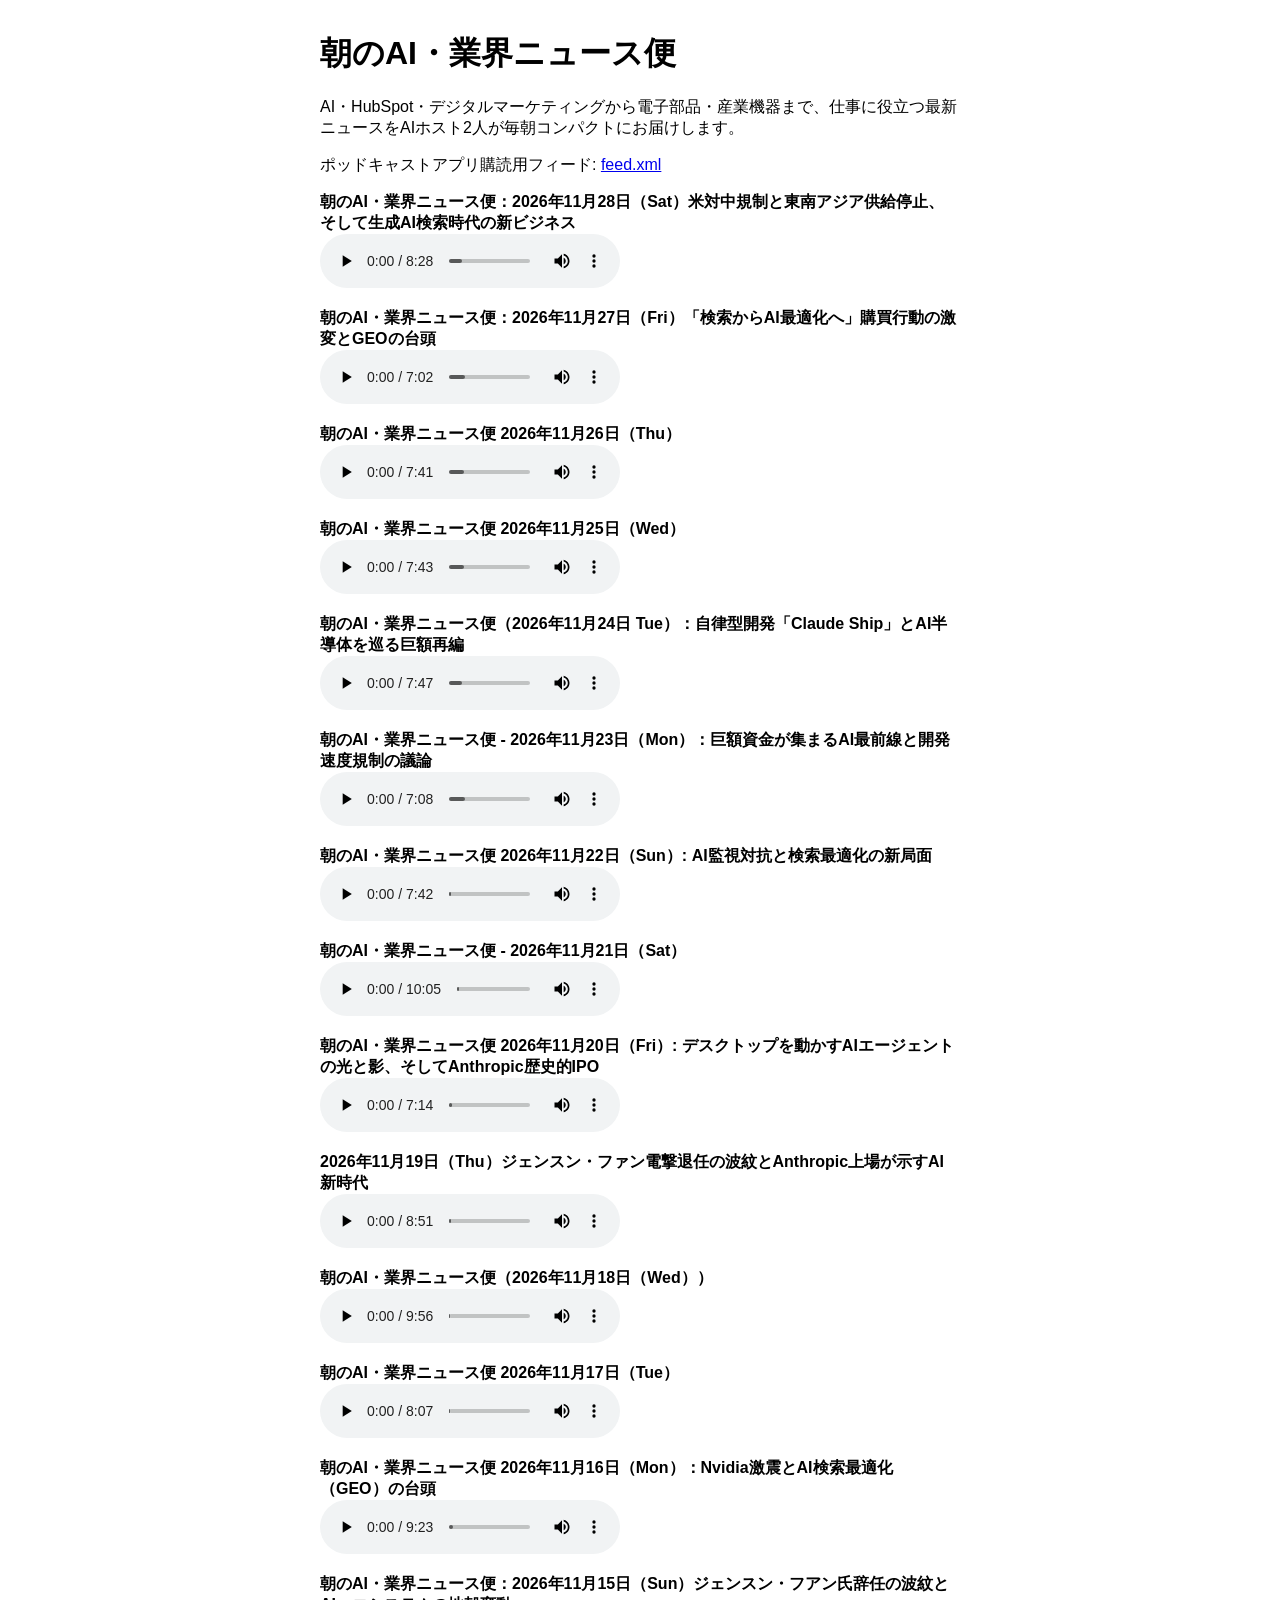
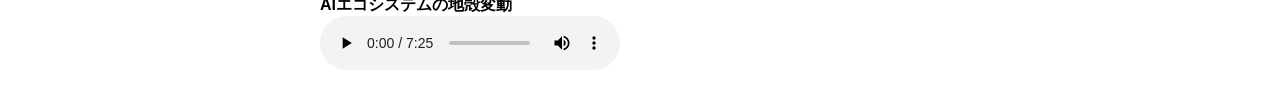
<file: docs/index.html>
<!DOCTYPE html>
<html lang="ja"><head><meta charset="utf-8">
<meta name="viewport" content="width=device-width, initial-scale=1">
<title>朝のAI・業界ニュース便</title></head>
<body style="font-family: sans-serif; max-width: 640px; margin: 2rem auto; padding: 0 1rem;">
  <h1>朝のAI・業界ニュース便</h1>
  <p>AI・HubSpot・デジタルマーケティングから電子部品・産業機器まで、仕事に役立つ最新ニュースをAIホスト2人が毎朝コンパクトにお届けします。</p>
  <p>ポッドキャストアプリ購読用フィード: <a href="feed.xml">feed.xml</a></p>
  <ul style="list-style: none; padding: 0; display: grid; gap: 1rem;">
      <li><strong>朝のAI・業界ニュース便：2026年11月28日（Sat）米対中規制と東南アジア供給停止、そして生成AI検索時代の新ビジネス</strong><br><audio controls src="episodes/2026-11-28.mp3"></audio></li>
      <li><strong>朝のAI・業界ニュース便：2026年11月27日（Fri）「検索からAI最適化へ」購買行動の激変とGEOの台頭</strong><br><audio controls src="episodes/2026-11-27.mp3"></audio></li>
      <li><strong>朝のAI・業界ニュース便 2026年11月26日（Thu）</strong><br><audio controls src="episodes/2026-11-26.mp3"></audio></li>
      <li><strong>朝のAI・業界ニュース便 2026年11月25日（Wed）</strong><br><audio controls src="episodes/2026-11-25.mp3"></audio></li>
      <li><strong>朝のAI・業界ニュース便（2026年11月24日 Tue）：自律型開発「Claude Ship」とAI半導体を巡る巨額再編</strong><br><audio controls src="episodes/2026-11-24.mp3"></audio></li>
      <li><strong>朝のAI・業界ニュース便 - 2026年11月23日（Mon）：巨額資金が集まるAI最前線と開発速度規制の議論</strong><br><audio controls src="episodes/2026-11-23.mp3"></audio></li>
      <li><strong>朝のAI・業界ニュース便 2026年11月22日（Sun）: AI監視対抗と検索最適化の新局面</strong><br><audio controls src="episodes/2026-11-22.mp3"></audio></li>
      <li><strong>朝のAI・業界ニュース便 - 2026年11月21日（Sat）</strong><br><audio controls src="episodes/2026-11-21.mp3"></audio></li>
      <li><strong>朝のAI・業界ニュース便 2026年11月20日（Fri）: デスクトップを動かすAIエージェントの光と影、そしてAnthropic歴史的IPO</strong><br><audio controls src="episodes/2026-11-20.mp3"></audio></li>
      <li><strong>2026年11月19日（Thu）ジェンスン・ファン電撃退任の波紋とAnthropic上場が示すAI新時代</strong><br><audio controls src="episodes/2026-11-19.mp3"></audio></li>
      <li><strong>朝のAI・業界ニュース便（2026年11月18日（Wed））</strong><br><audio controls src="episodes/2026-11-18.mp3"></audio></li>
      <li><strong>朝のAI・業界ニュース便 2026年11月17日（Tue）</strong><br><audio controls src="episodes/2026-11-17.mp3"></audio></li>
      <li><strong>朝のAI・業界ニュース便 2026年11月16日（Mon）：Nvidia激震とAI検索最適化（GEO）の台頭</strong><br><audio controls src="episodes/2026-11-16.mp3"></audio></li>
      <li><strong>朝のAI・業界ニュース便：2026年11月15日（Sun）ジェンスン・フアン氏辞任の波紋とAIエコシステムの地殻変動</strong><br><audio controls src="episodes/2026-11-15.mp3"></audio></li>
  </ul>
</body></html>
</file>
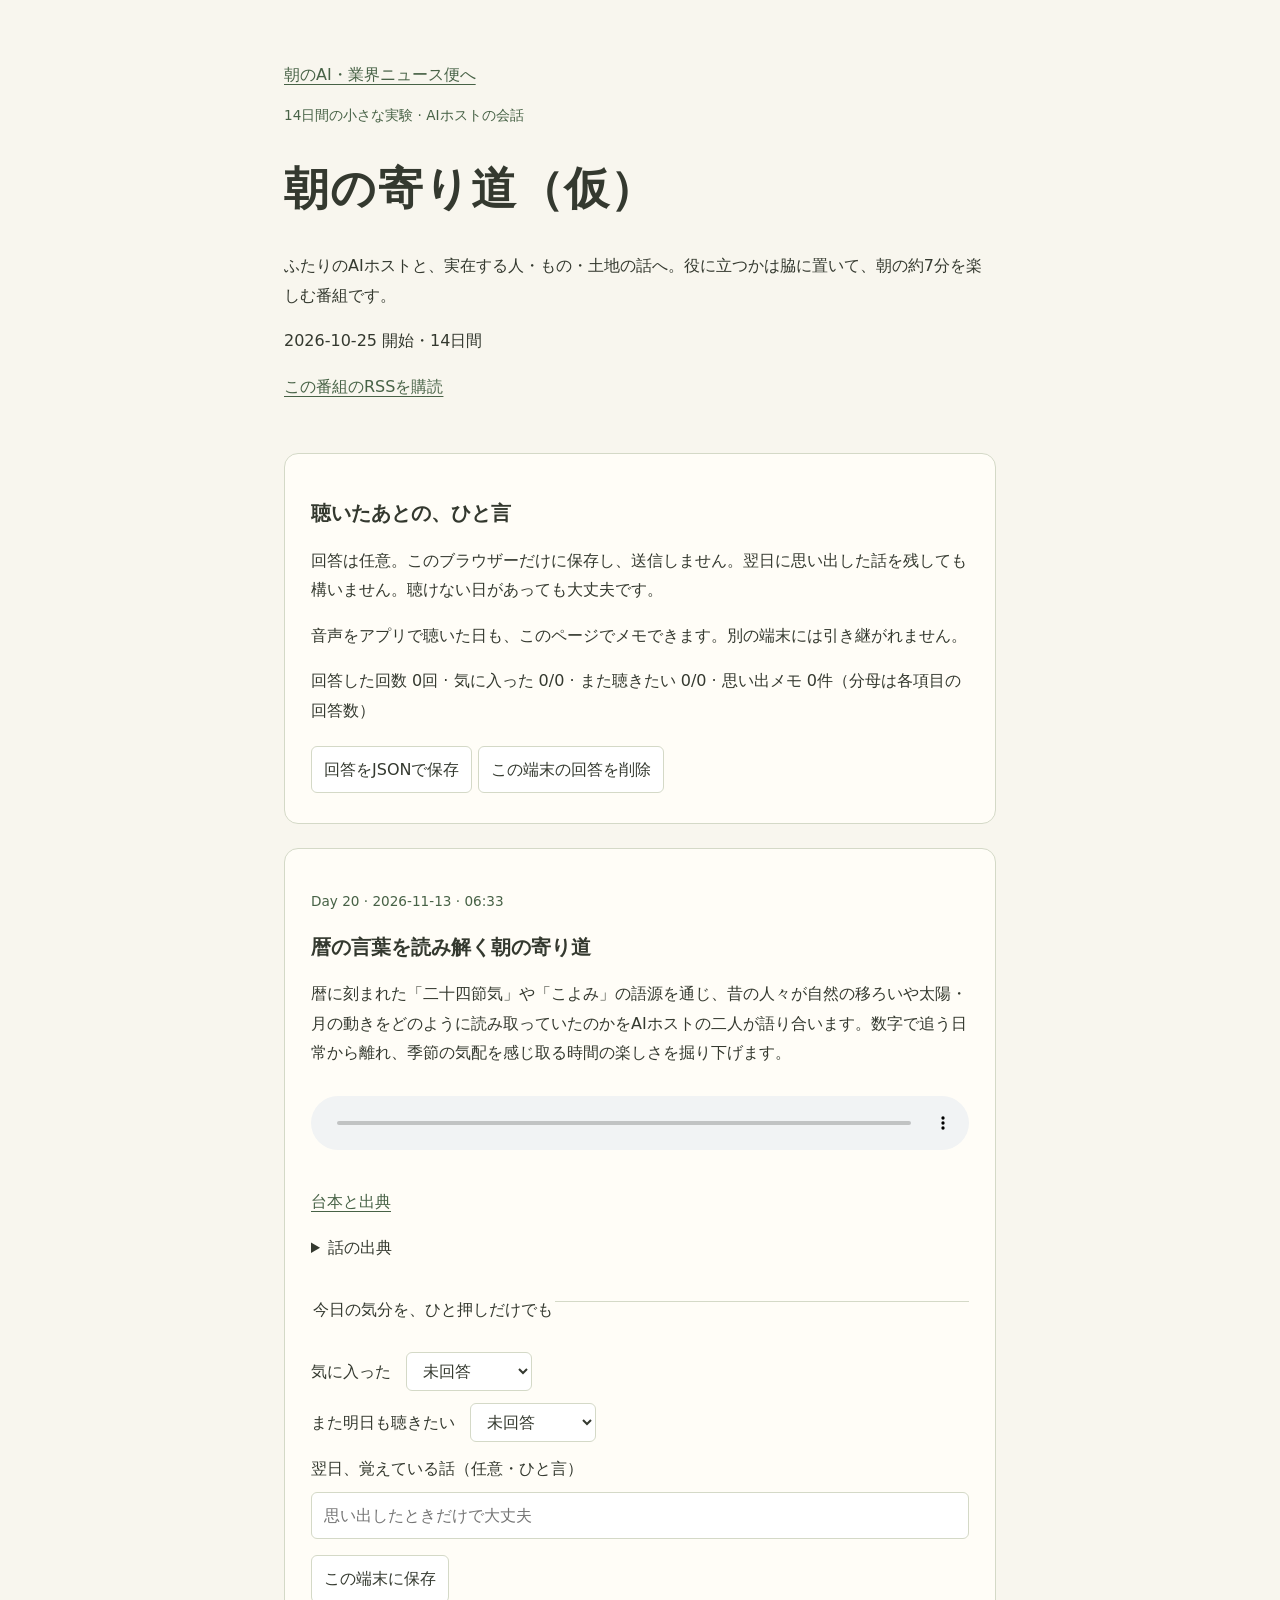
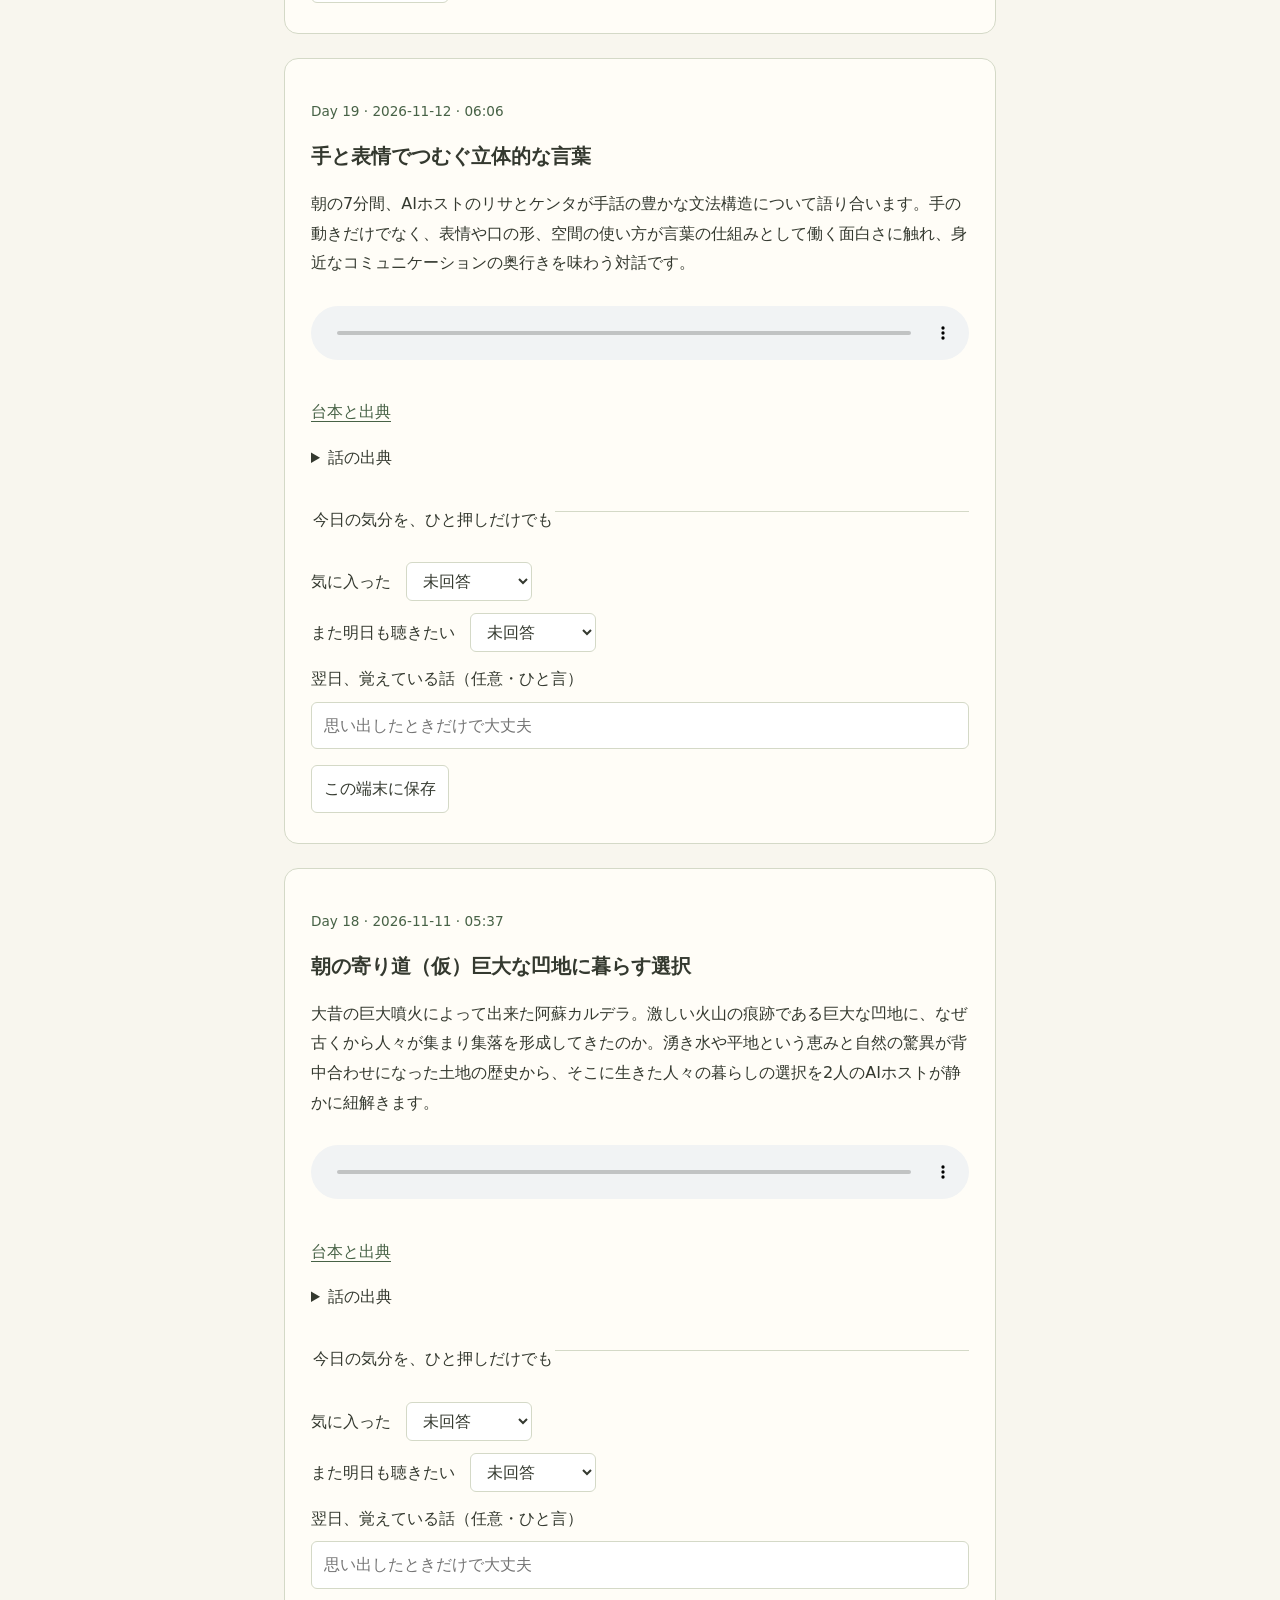
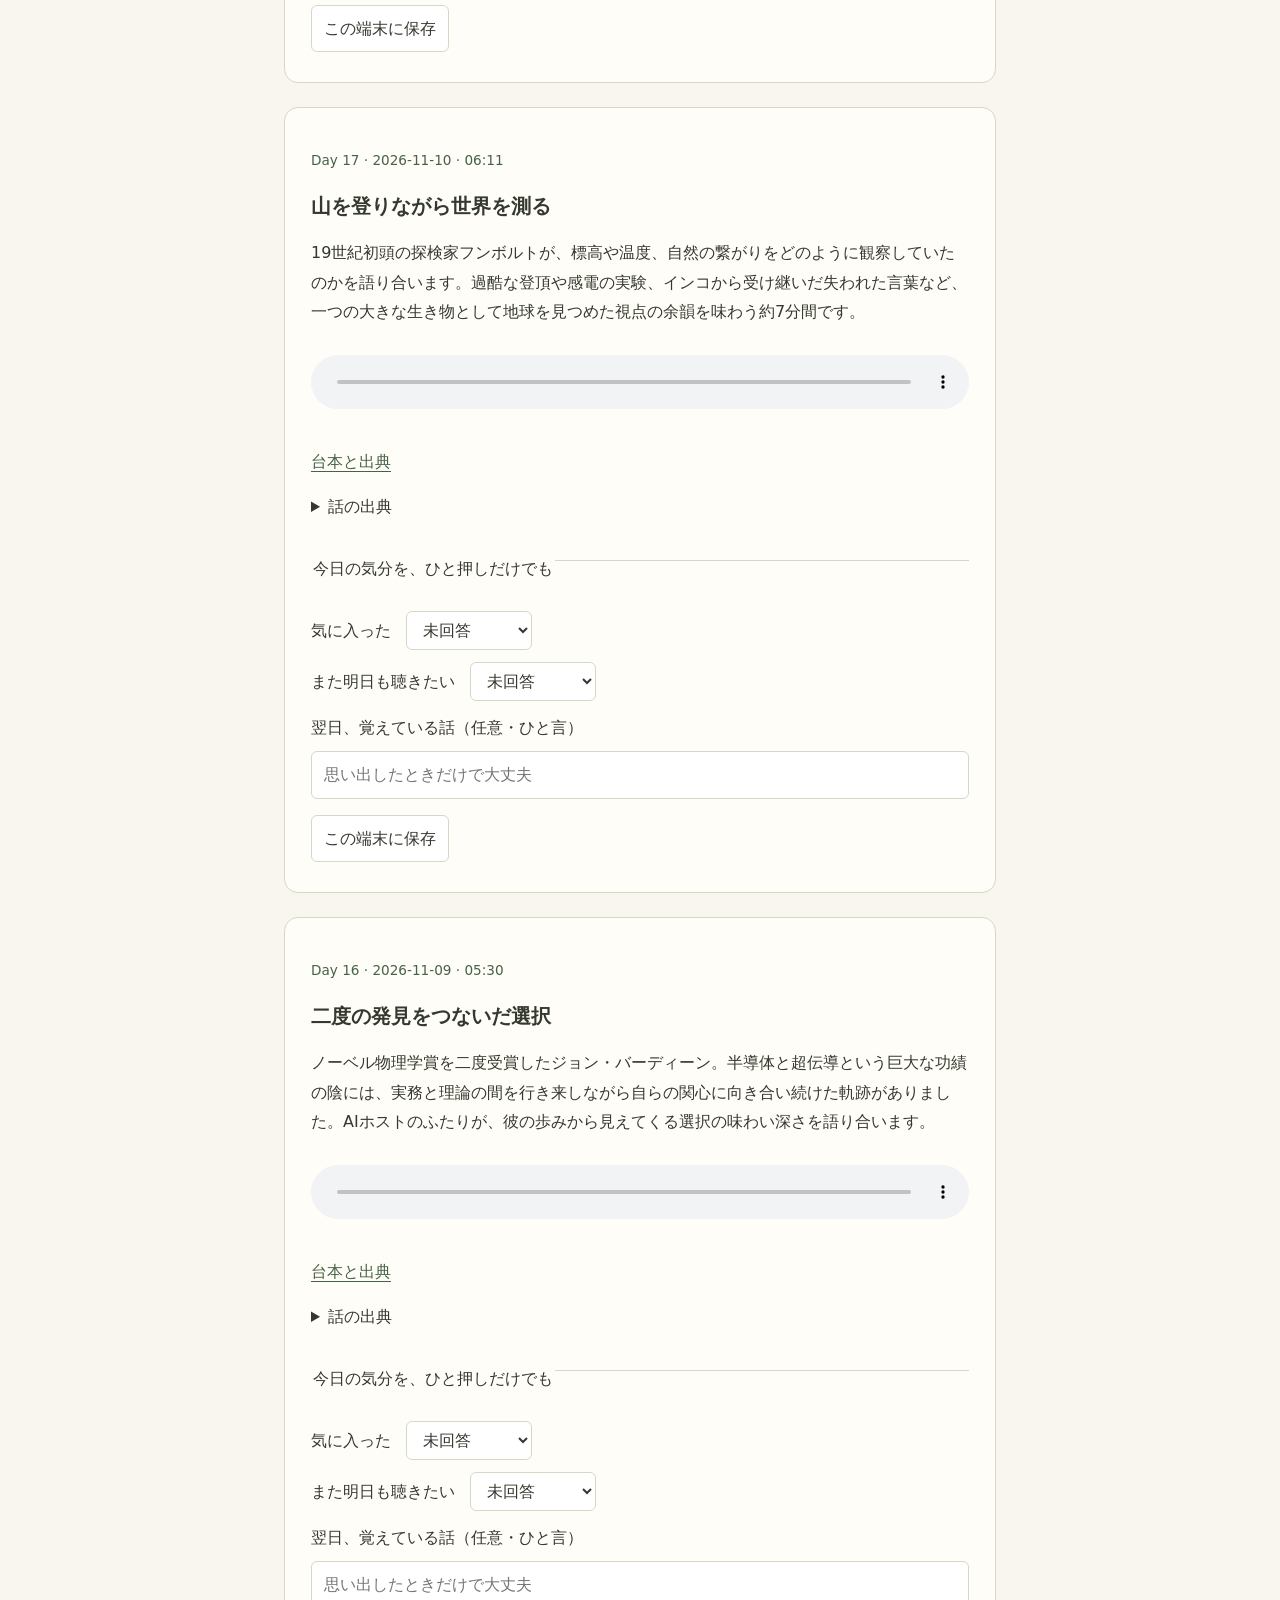
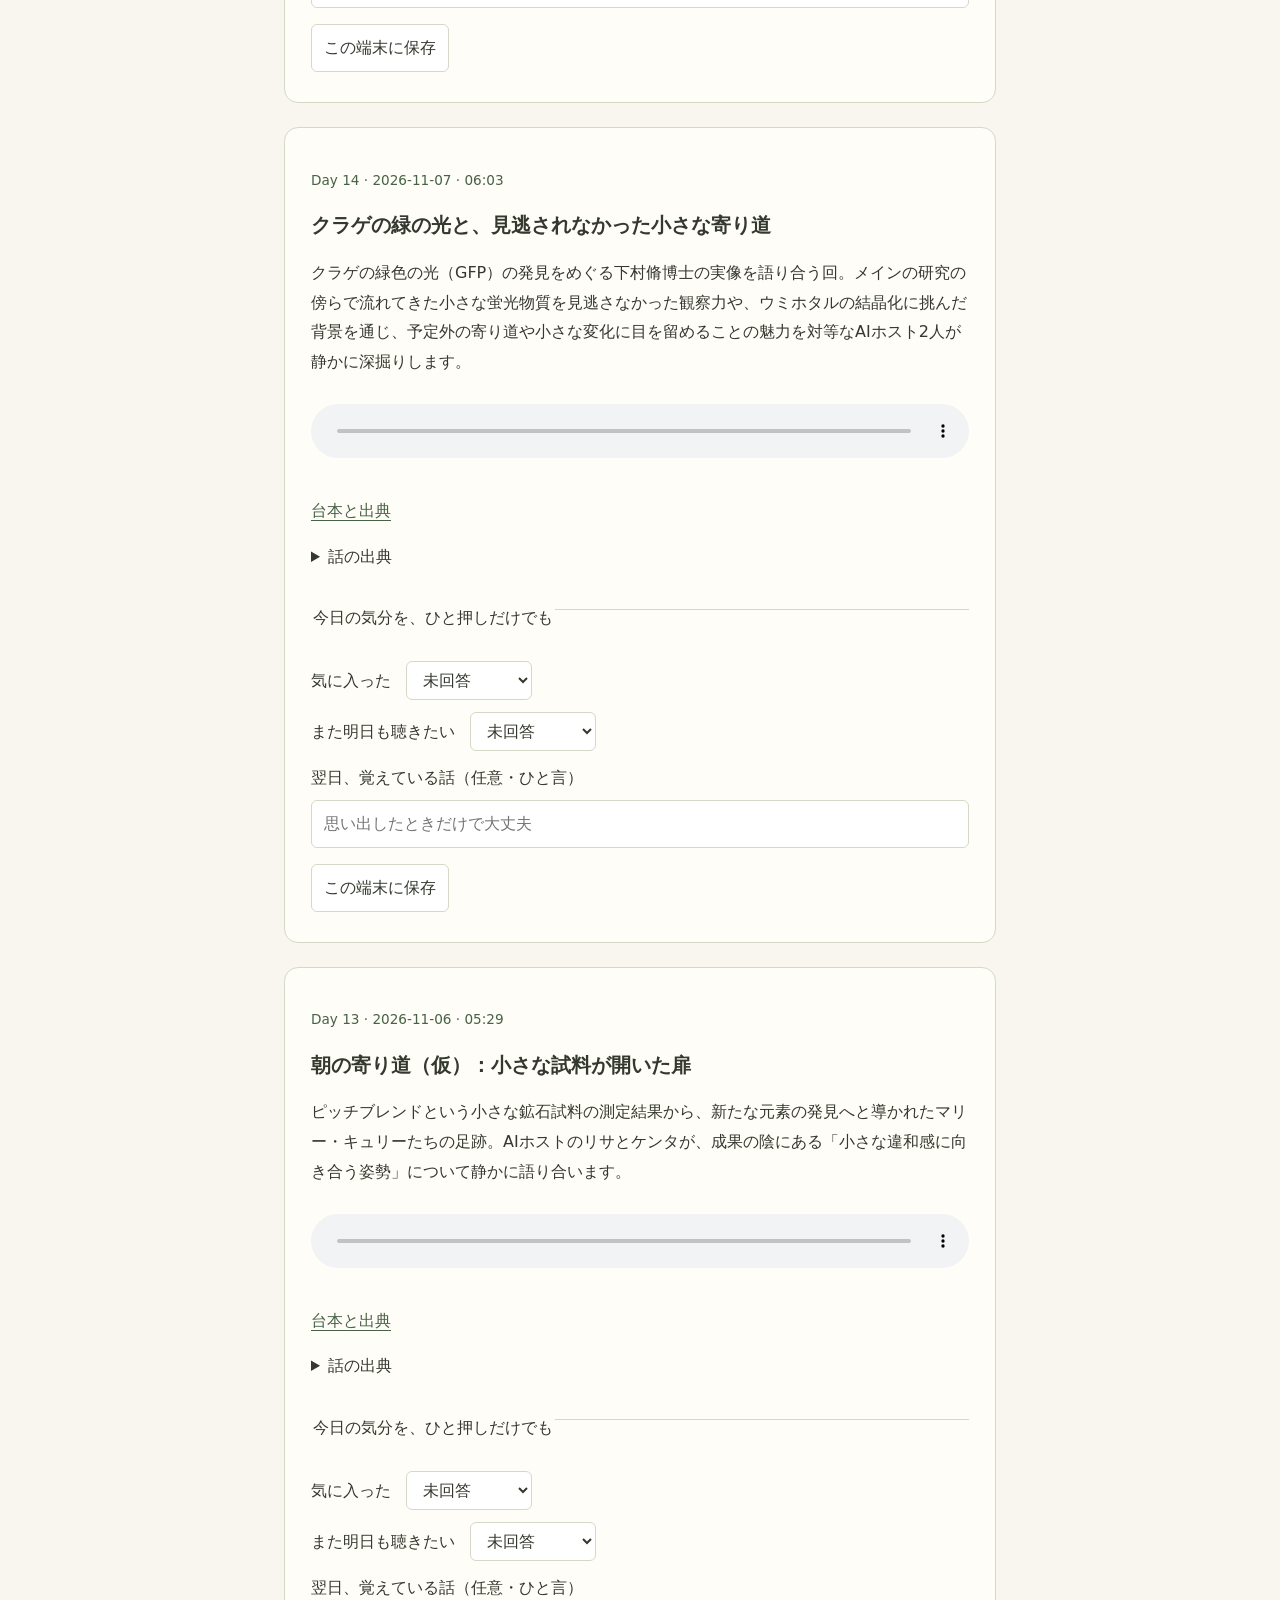
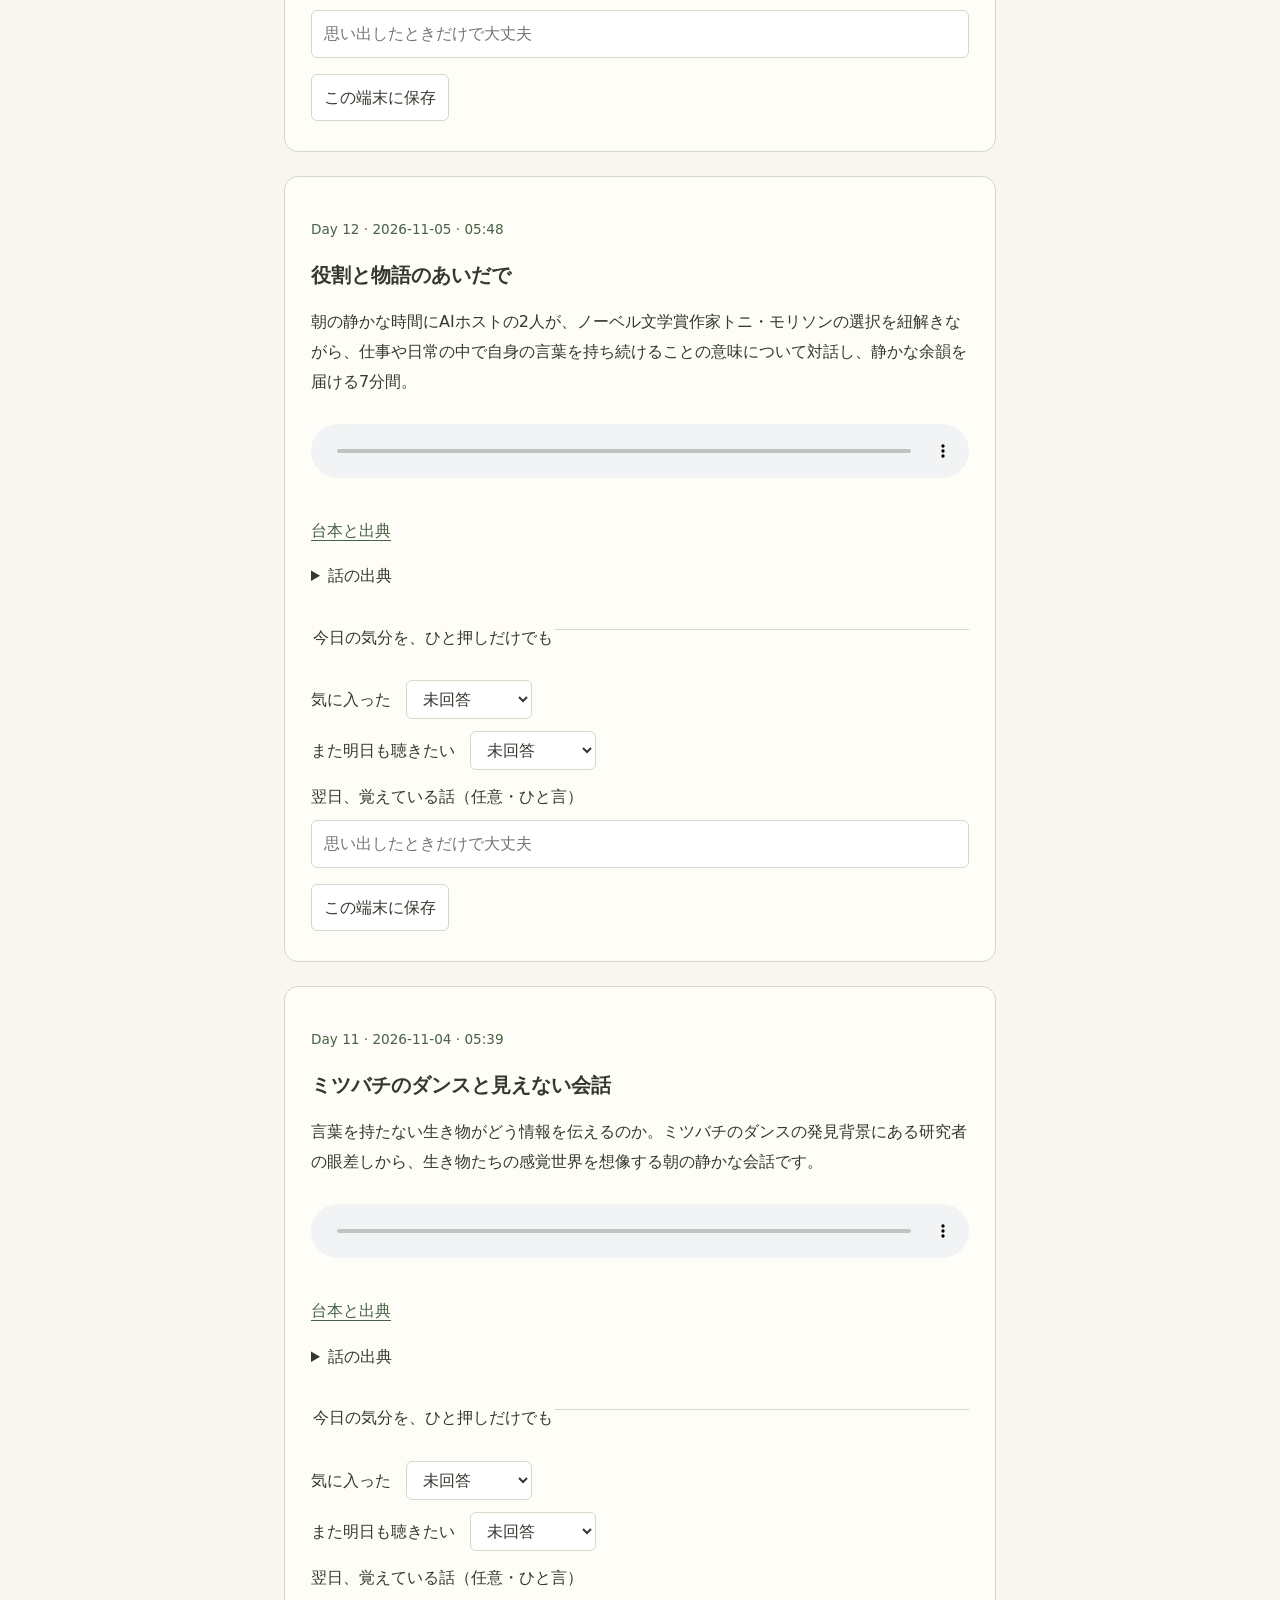
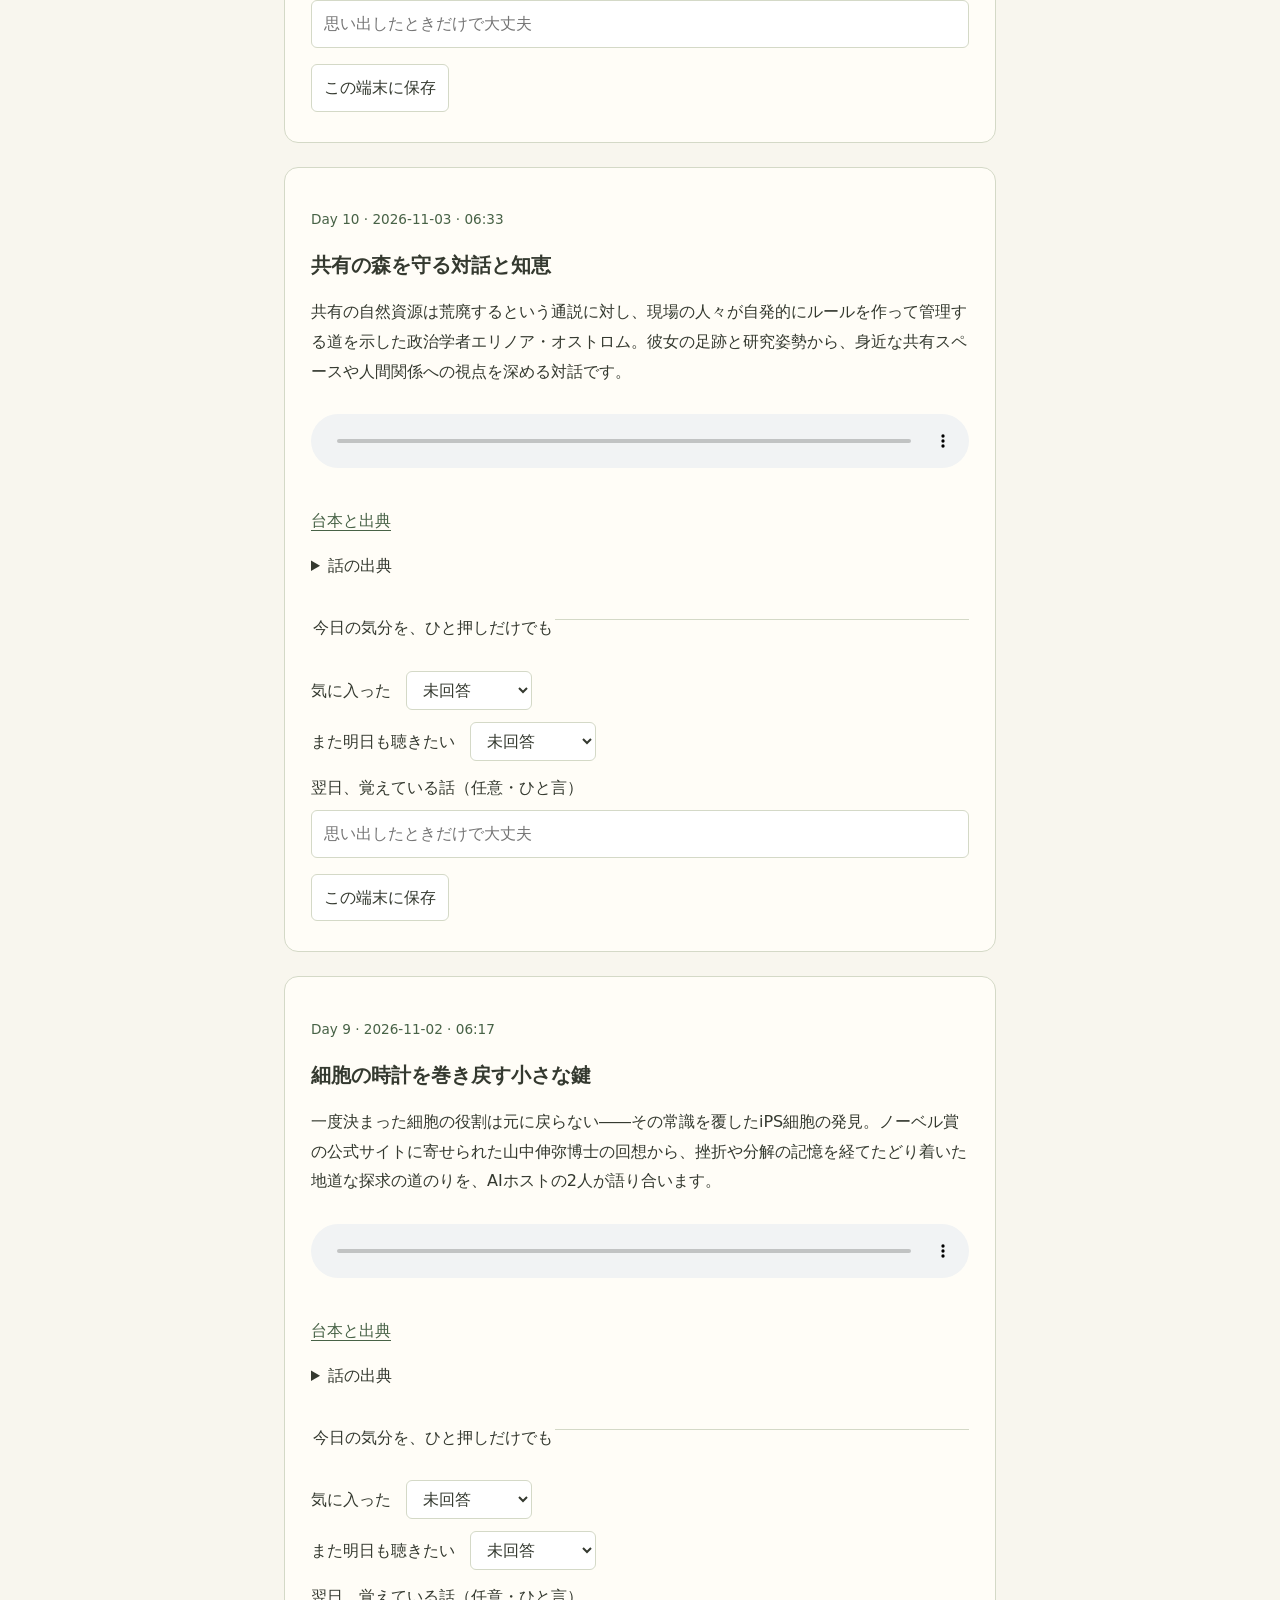
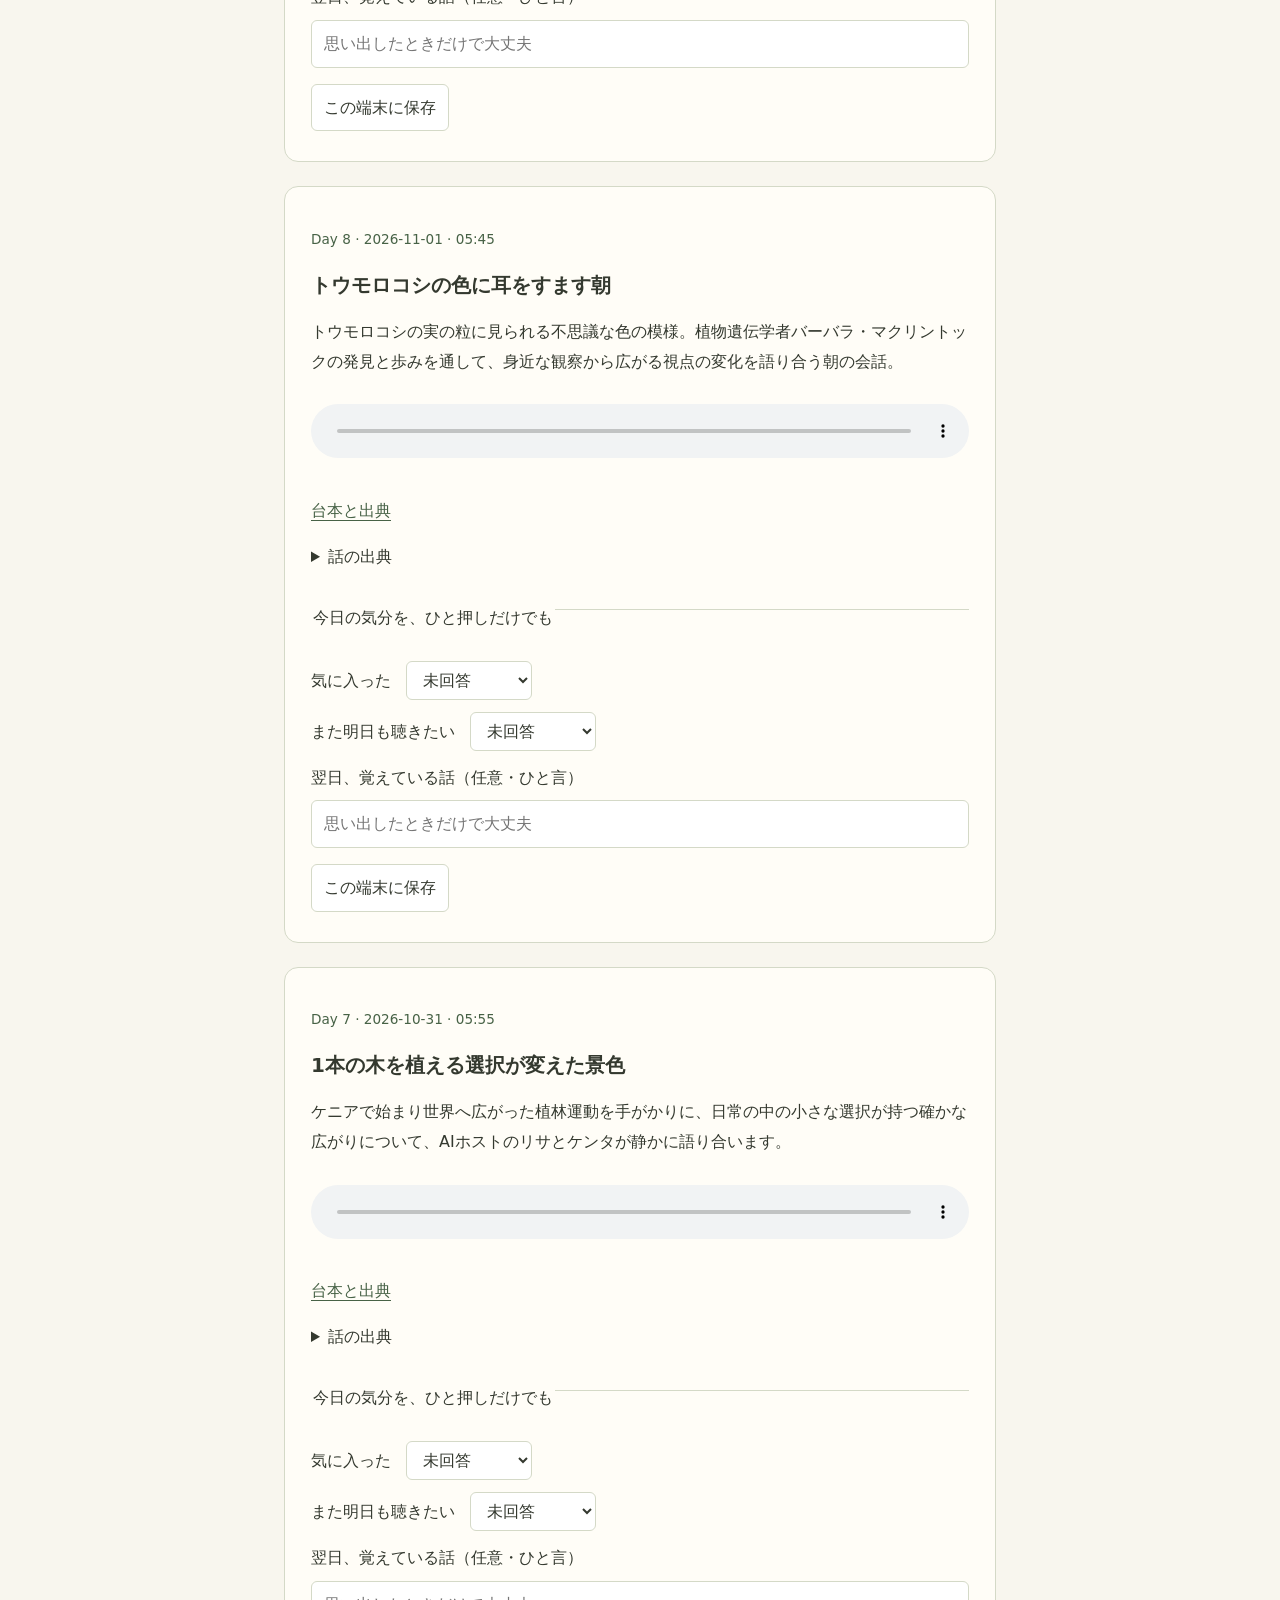
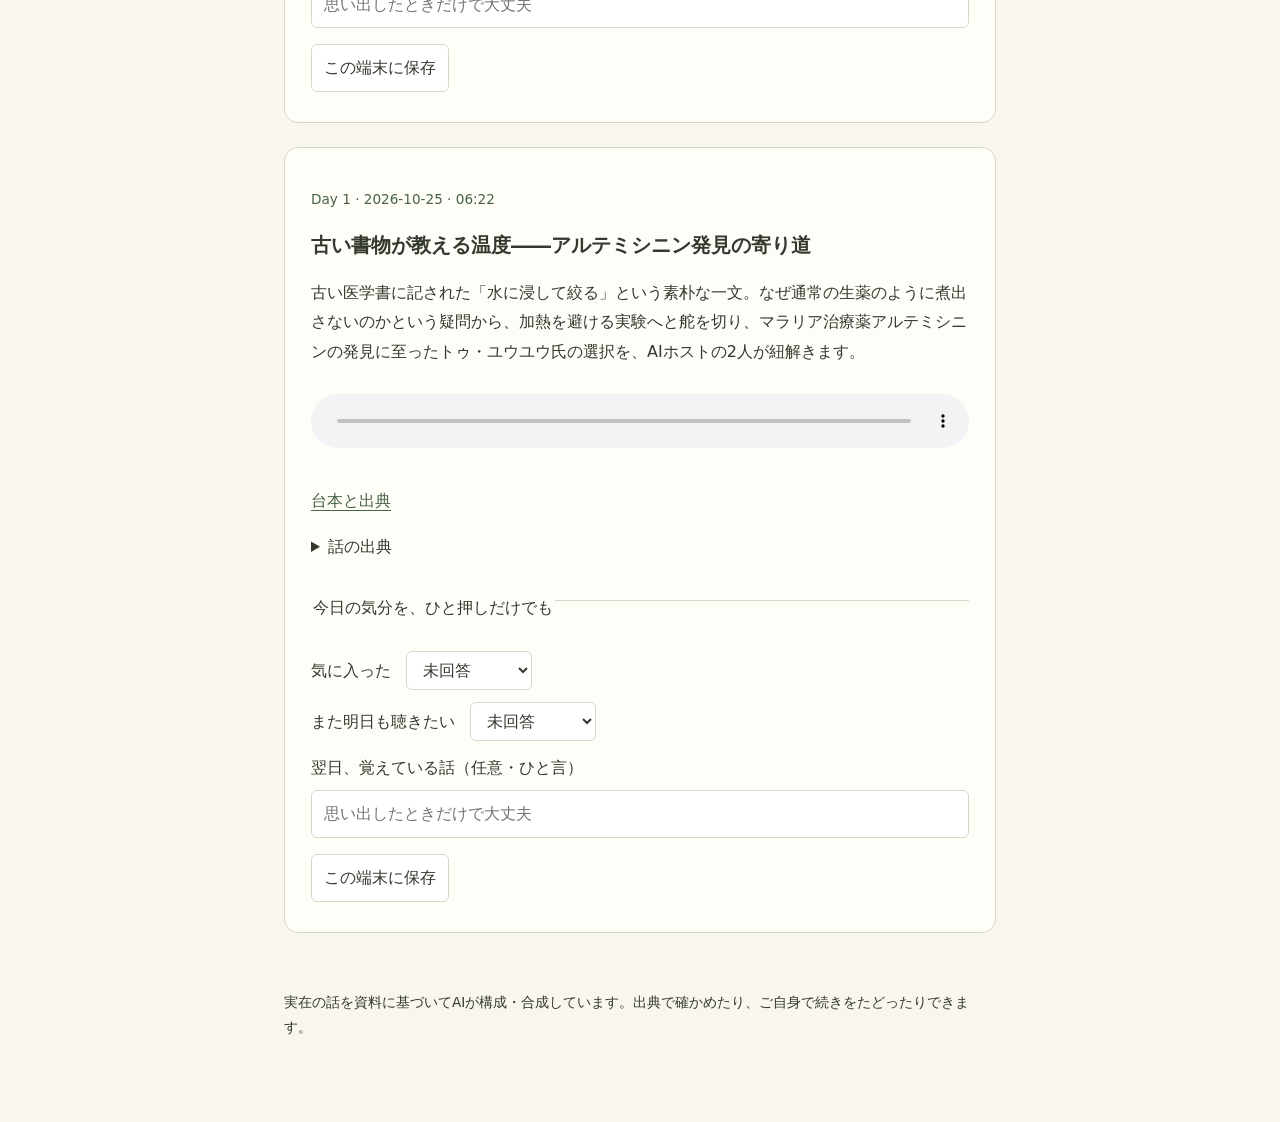
<file: docs/detour/index.html>
<!doctype html>
<html lang="ja"><head><meta charset="utf-8"><meta name="viewport" content="width=device-width,initial-scale=1">
<title>朝の寄り道（仮）</title><link rel="stylesheet" href="style.css"><script defer src="feedback.js"></script></head>
<body><main><header><a href="../">朝のAI・業界ニュース便へ</a><p class="eyebrow">14日間の小さな実験 · AIホストの会話</p>
<h1>朝の寄り道（仮）</h1><p>ふたりのAIホストと、実在する人・もの・土地の話へ。役に立つかは脇に置いて、朝の約7分を楽しむ番組です。</p><p>2026-10-25 開始・14日間</p><p><a href="feed.xml">この番組のRSSを購読</a></p></header>
<section aria-label="実験のメモ" class="notes"><h2>聴いたあとの、ひと言</h2>
<p>回答は任意。このブラウザーだけに保存し、送信しません。翌日に思い出した話を残しても構いません。聴けない日があっても大丈夫です。</p>
<p>音声をアプリで聴いた日も、このページでメモできます。別の端末には引き継がれません。</p>
<p id="feedback-summary" aria-live="polite"></p><button id="export-feedback" type="button">回答をJSONで保存</button> <button id="clear-feedback" type="button">この端末の回答を削除</button>
<output id="storage-status" aria-live="polite"></output></section>
<section aria-label="エピソード"><article data-episode="2026-11-13"><p class="day">Day 20 · 2026-11-13 · 06:33</p>
<h2>暦の言葉を読み解く朝の寄り道</h2><p>暦に刻まれた「二十四節気」や「こよみ」の語源を通じ、昔の人々が自然の移ろいや太陽・月の動きをどのように読み取っていたのかをAIホストの二人が語り合います。数字で追う日常から離れ、季節の気配を感じ取る時間の楽しさを掘り下げます。</p>
<audio controls preload="none" src="episodes/detour-2026-11-13.mp3"></audio>
<p><a href="episodes/2026-11-13.json">台本と出典</a></p><details><summary>話の出典</summary><ul><li><a href="https://ja.wikipedia.org/wiki/二十四節気" rel="noopener">Wikipedia 日本語版</a></li><li><a href="https://ja.wikipedia.org/wiki/暦" rel="noopener">Wikipedia 日本語版</a></li></ul></details>
<form data-feedback="2026-11-13"><fieldset><legend>今日の気分を、ひと押しだけでも</legend>
<label>気に入った <select name="liked"><option value="">未回答</option><option value="yes">はい</option><option value="neutral">どちらとも</option><option value="no">いいえ</option></select></label>
<label>また明日も聴きたい <select name="again"><option value="">未回答</option><option value="yes">はい</option><option value="neutral">どちらとも</option><option value="no">いいえ</option></select></label>
<label>翌日、覚えている話（任意・ひと言）<input name="remembered" maxlength="160" placeholder="思い出したときだけで大丈夫"></label>
<button type="submit">この端末に保存</button><output aria-live="polite"></output></fieldset></form></article>
<article data-episode="2026-11-12"><p class="day">Day 19 · 2026-11-12 · 06:06</p>
<h2>手と表情でつむぐ立体的な言葉</h2><p>朝の7分間、AIホストのリサとケンタが手話の豊かな文法構造について語り合います。手の動きだけでなく、表情や口の形、空間の使い方が言葉の仕組みとして働く面白さに触れ、身近なコミュニケーションの奥行きを味わう対話です。</p>
<audio controls preload="none" src="episodes/detour-2026-11-12.mp3"></audio>
<p><a href="episodes/2026-11-12.json">台本と出典</a></p><details><summary>話の出典</summary><ul><li><a href="https://ja.wikipedia.org/wiki/日本手話" rel="noopener">Wikipedia 日本語版</a></li><li><a href="https://ja.wikipedia.org/wiki/手話" rel="noopener">Wikipedia 日本語版</a></li></ul></details>
<form data-feedback="2026-11-12"><fieldset><legend>今日の気分を、ひと押しだけでも</legend>
<label>気に入った <select name="liked"><option value="">未回答</option><option value="yes">はい</option><option value="neutral">どちらとも</option><option value="no">いいえ</option></select></label>
<label>また明日も聴きたい <select name="again"><option value="">未回答</option><option value="yes">はい</option><option value="neutral">どちらとも</option><option value="no">いいえ</option></select></label>
<label>翌日、覚えている話（任意・ひと言）<input name="remembered" maxlength="160" placeholder="思い出したときだけで大丈夫"></label>
<button type="submit">この端末に保存</button><output aria-live="polite"></output></fieldset></form></article>
<article data-episode="2026-11-11"><p class="day">Day 18 · 2026-11-11 · 05:37</p>
<h2>朝の寄り道（仮）巨大な凹地に暮らす選択</h2><p>大昔の巨大噴火によって出来た阿蘇カルデラ。激しい火山の痕跡である巨大な凹地に、なぜ古くから人々が集まり集落を形成してきたのか。湧き水や平地という恵みと自然の驚異が背中合わせになった土地の歴史から、そこに生きた人々の暮らしの選択を2人のAIホストが静かに紐解きます。</p>
<audio controls preload="none" src="episodes/detour-2026-11-11.mp3"></audio>
<p><a href="episodes/2026-11-11.json">台本と出典</a></p><details><summary>話の出典</summary><ul><li><a href="https://ja.wikipedia.org/wiki/阿蘇山" rel="noopener">Wikipedia 日本語版</a></li><li><a href="https://ja.wikipedia.org/wiki/カルデラ" rel="noopener">Wikipedia 日本語版</a></li></ul></details>
<form data-feedback="2026-11-11"><fieldset><legend>今日の気分を、ひと押しだけでも</legend>
<label>気に入った <select name="liked"><option value="">未回答</option><option value="yes">はい</option><option value="neutral">どちらとも</option><option value="no">いいえ</option></select></label>
<label>また明日も聴きたい <select name="again"><option value="">未回答</option><option value="yes">はい</option><option value="neutral">どちらとも</option><option value="no">いいえ</option></select></label>
<label>翌日、覚えている話（任意・ひと言）<input name="remembered" maxlength="160" placeholder="思い出したときだけで大丈夫"></label>
<button type="submit">この端末に保存</button><output aria-live="polite"></output></fieldset></form></article>
<article data-episode="2026-11-10"><p class="day">Day 17 · 2026-11-10 · 06:11</p>
<h2>山を登りながら世界を測る</h2><p>19世紀初頭の探検家フンボルトが、標高や温度、自然の繋がりをどのように観察していたのかを語り合います。過酷な登頂や感電の実験、インコから受け継いだ失われた言葉など、一つの大きな生き物として地球を見つめた視点の余韻を味わう約7分間です。</p>
<audio controls preload="none" src="episodes/detour-2026-11-10.mp3"></audio>
<p><a href="episodes/2026-11-10.json">台本と出典</a></p><details><summary>話の出典</summary><ul><li><a href="https://en.wikipedia.org/wiki/Alexander_von_Humboldt" rel="noopener">Wikipedia (English)</a></li><li><a href="https://en.wikipedia.org/wiki/Biogeography" rel="noopener">Wikipedia (English)</a></li></ul></details>
<form data-feedback="2026-11-10"><fieldset><legend>今日の気分を、ひと押しだけでも</legend>
<label>気に入った <select name="liked"><option value="">未回答</option><option value="yes">はい</option><option value="neutral">どちらとも</option><option value="no">いいえ</option></select></label>
<label>また明日も聴きたい <select name="again"><option value="">未回答</option><option value="yes">はい</option><option value="neutral">どちらとも</option><option value="no">いいえ</option></select></label>
<label>翌日、覚えている話（任意・ひと言）<input name="remembered" maxlength="160" placeholder="思い出したときだけで大丈夫"></label>
<button type="submit">この端末に保存</button><output aria-live="polite"></output></fieldset></form></article>
<article data-episode="2026-11-09"><p class="day">Day 16 · 2026-11-09 · 05:30</p>
<h2>二度の発見をつないだ選択</h2><p>ノーベル物理学賞を二度受賞したジョン・バーディーン。半導体と超伝導という巨大な功績の陰には、実務と理論の間を行き来しながら自らの関心に向き合い続けた軌跡がありました。AIホストのふたりが、彼の歩みから見えてくる選択の味わい深さを語り合います。</p>
<audio controls preload="none" src="episodes/detour-2026-11-09.mp3"></audio>
<p><a href="episodes/2026-11-09.json">台本と出典</a></p><details><summary>話の出典</summary><ul><li><a href="https://www.nobelprize.org/prizes/physics/1972/bardeen/facts/" rel="noopener">Nobel Prize</a></li><li><a href="https://www.nobelprize.org/prizes/physics/1972/bardeen/biographical/" rel="noopener">Nobel Prize（本人の回想を含む）</a></li></ul></details>
<form data-feedback="2026-11-09"><fieldset><legend>今日の気分を、ひと押しだけでも</legend>
<label>気に入った <select name="liked"><option value="">未回答</option><option value="yes">はい</option><option value="neutral">どちらとも</option><option value="no">いいえ</option></select></label>
<label>また明日も聴きたい <select name="again"><option value="">未回答</option><option value="yes">はい</option><option value="neutral">どちらとも</option><option value="no">いいえ</option></select></label>
<label>翌日、覚えている話（任意・ひと言）<input name="remembered" maxlength="160" placeholder="思い出したときだけで大丈夫"></label>
<button type="submit">この端末に保存</button><output aria-live="polite"></output></fieldset></form></article>
<article data-episode="2026-11-07"><p class="day">Day 14 · 2026-11-07 · 06:03</p>
<h2>クラゲの緑の光と、見逃されなかった小さな寄り道</h2><p>クラゲの緑色の光（GFP）の発見をめぐる下村脩博士の実像を語り合う回。メインの研究の傍らで流れてきた小さな蛍光物質を見逃さなかった観察力や、ウミホタルの結晶化に挑んだ背景を通じ、予定外の寄り道や小さな変化に目を留めることの魅力を対等なAIホスト2人が静かに深掘りします。</p>
<audio controls preload="none" src="episodes/detour-2026-11-07.mp3"></audio>
<p><a href="episodes/2026-11-07.json">台本と出典</a></p><details><summary>話の出典</summary><ul><li><a href="https://www.nobelprize.org/prizes/chemistry/2008/shimomura/facts/" rel="noopener">Nobel Prize</a></li><li><a href="https://www.nobelprize.org/prizes/chemistry/2008/shimomura/biographical/" rel="noopener">Nobel Prize（本人の回想を含む）</a></li></ul></details>
<form data-feedback="2026-11-07"><fieldset><legend>今日の気分を、ひと押しだけでも</legend>
<label>気に入った <select name="liked"><option value="">未回答</option><option value="yes">はい</option><option value="neutral">どちらとも</option><option value="no">いいえ</option></select></label>
<label>また明日も聴きたい <select name="again"><option value="">未回答</option><option value="yes">はい</option><option value="neutral">どちらとも</option><option value="no">いいえ</option></select></label>
<label>翌日、覚えている話（任意・ひと言）<input name="remembered" maxlength="160" placeholder="思い出したときだけで大丈夫"></label>
<button type="submit">この端末に保存</button><output aria-live="polite"></output></fieldset></form></article>
<article data-episode="2026-11-06"><p class="day">Day 13 · 2026-11-06 · 05:29</p>
<h2>朝の寄り道（仮）：小さな試料が開いた扉</h2><p>ピッチブレンドという小さな鉱石試料の測定結果から、新たな元素の発見へと導かれたマリー・キュリーたちの足跡。AIホストのリサとケンタが、成果の陰にある「小さな違和感に向き合う姿勢」について静かに語り合います。</p>
<audio controls preload="none" src="episodes/detour-2026-11-06.mp3"></audio>
<p><a href="episodes/2026-11-06.json">台本と出典</a></p><details><summary>話の出典</summary><ul><li><a href="https://www.nobelprize.org/prizes/physics/1903/marie-curie/facts/" rel="noopener">Nobel Prize</a></li><li><a href="https://www.nobelprize.org/prizes/physics/1903/marie-curie/biographical/" rel="noopener">Nobel Prize（本人の回想を含む）</a></li></ul></details>
<form data-feedback="2026-11-06"><fieldset><legend>今日の気分を、ひと押しだけでも</legend>
<label>気に入った <select name="liked"><option value="">未回答</option><option value="yes">はい</option><option value="neutral">どちらとも</option><option value="no">いいえ</option></select></label>
<label>また明日も聴きたい <select name="again"><option value="">未回答</option><option value="yes">はい</option><option value="neutral">どちらとも</option><option value="no">いいえ</option></select></label>
<label>翌日、覚えている話（任意・ひと言）<input name="remembered" maxlength="160" placeholder="思い出したときだけで大丈夫"></label>
<button type="submit">この端末に保存</button><output aria-live="polite"></output></fieldset></form></article>
<article data-episode="2026-11-05"><p class="day">Day 12 · 2026-11-05 · 05:48</p>
<h2>役割と物語のあいだで</h2><p>朝の静かな時間にAIホストの2人が、ノーベル文学賞作家トニ・モリソンの選択を紐解きながら、仕事や日常の中で自身の言葉を持ち続けることの意味について対話し、静かな余韻を届ける7分間。</p>
<audio controls preload="none" src="episodes/detour-2026-11-05.mp3"></audio>
<p><a href="episodes/2026-11-05.json">台本と出典</a></p><details><summary>話の出典</summary><ul><li><a href="https://www.nobelprize.org/prizes/literature/1993/morrison/facts/" rel="noopener">Nobel Prize</a></li><li><a href="https://www.nobelprize.org/prizes/literature/1993/morrison/biographical/" rel="noopener">Nobel Prize（本人の回想を含む）</a></li></ul></details>
<form data-feedback="2026-11-05"><fieldset><legend>今日の気分を、ひと押しだけでも</legend>
<label>気に入った <select name="liked"><option value="">未回答</option><option value="yes">はい</option><option value="neutral">どちらとも</option><option value="no">いいえ</option></select></label>
<label>また明日も聴きたい <select name="again"><option value="">未回答</option><option value="yes">はい</option><option value="neutral">どちらとも</option><option value="no">いいえ</option></select></label>
<label>翌日、覚えている話（任意・ひと言）<input name="remembered" maxlength="160" placeholder="思い出したときだけで大丈夫"></label>
<button type="submit">この端末に保存</button><output aria-live="polite"></output></fieldset></form></article>
<article data-episode="2026-11-04"><p class="day">Day 11 · 2026-11-04 · 05:39</p>
<h2>ミツバチのダンスと見えない会話</h2><p>言葉を持たない生き物がどう情報を伝えるのか。ミツバチのダンスの発見背景にある研究者の眼差しから、生き物たちの感覚世界を想像する朝の静かな会話です。</p>
<audio controls preload="none" src="episodes/detour-2026-11-04.mp3"></audio>
<p><a href="episodes/2026-11-04.json">台本と出典</a></p><details><summary>話の出典</summary><ul><li><a href="https://www.nobelprize.org/prizes/medicine/1973/frisch/facts/" rel="noopener">Nobel Prize</a></li><li><a href="https://www.nobelprize.org/prizes/medicine/1973/frisch/biographical/" rel="noopener">Nobel Prize（本人の回想を含む）</a></li></ul></details>
<form data-feedback="2026-11-04"><fieldset><legend>今日の気分を、ひと押しだけでも</legend>
<label>気に入った <select name="liked"><option value="">未回答</option><option value="yes">はい</option><option value="neutral">どちらとも</option><option value="no">いいえ</option></select></label>
<label>また明日も聴きたい <select name="again"><option value="">未回答</option><option value="yes">はい</option><option value="neutral">どちらとも</option><option value="no">いいえ</option></select></label>
<label>翌日、覚えている話（任意・ひと言）<input name="remembered" maxlength="160" placeholder="思い出したときだけで大丈夫"></label>
<button type="submit">この端末に保存</button><output aria-live="polite"></output></fieldset></form></article>
<article data-episode="2026-11-03"><p class="day">Day 10 · 2026-11-03 · 06:33</p>
<h2>共有の森を守る対話と知恵</h2><p>共有の自然資源は荒廃するという通説に対し、現場の人々が自発的にルールを作って管理する道を示した政治学者エリノア・オストロム。彼女の足跡と研究姿勢から、身近な共有スペースや人間関係への視点を深める対話です。</p>
<audio controls preload="none" src="episodes/detour-2026-11-03.mp3"></audio>
<p><a href="episodes/2026-11-03.json">台本と出典</a></p><details><summary>話の出典</summary><ul><li><a href="https://www.nobelprize.org/prizes/economic-sciences/2009/ostrom/facts/" rel="noopener">Nobel Prize</a></li><li><a href="https://www.nobelprize.org/prizes/economic-sciences/2009/ostrom/biographical/" rel="noopener">Nobel Prize（本人の回想を含む）</a></li></ul></details>
<form data-feedback="2026-11-03"><fieldset><legend>今日の気分を、ひと押しだけでも</legend>
<label>気に入った <select name="liked"><option value="">未回答</option><option value="yes">はい</option><option value="neutral">どちらとも</option><option value="no">いいえ</option></select></label>
<label>また明日も聴きたい <select name="again"><option value="">未回答</option><option value="yes">はい</option><option value="neutral">どちらとも</option><option value="no">いいえ</option></select></label>
<label>翌日、覚えている話（任意・ひと言）<input name="remembered" maxlength="160" placeholder="思い出したときだけで大丈夫"></label>
<button type="submit">この端末に保存</button><output aria-live="polite"></output></fieldset></form></article>
<article data-episode="2026-11-02"><p class="day">Day 9 · 2026-11-02 · 06:17</p>
<h2>細胞の時計を巻き戻す小さな鍵</h2><p>一度決まった細胞の役割は元に戻らない――その常識を覆したiPS細胞の発見。ノーベル賞の公式サイトに寄せられた山中伸弥博士の回想から、挫折や分解の記憶を経てたどり着いた地道な探求の道のりを、AIホストの2人が語り合います。</p>
<audio controls preload="none" src="episodes/detour-2026-11-02.mp3"></audio>
<p><a href="episodes/2026-11-02.json">台本と出典</a></p><details><summary>話の出典</summary><ul><li><a href="https://www.nobelprize.org/prizes/medicine/2012/yamanaka/facts/" rel="noopener">Nobel Prize</a></li><li><a href="https://www.nobelprize.org/prizes/medicine/2012/yamanaka/biographical/" rel="noopener">Nobel Prize（本人の回想を含む）</a></li></ul></details>
<form data-feedback="2026-11-02"><fieldset><legend>今日の気分を、ひと押しだけでも</legend>
<label>気に入った <select name="liked"><option value="">未回答</option><option value="yes">はい</option><option value="neutral">どちらとも</option><option value="no">いいえ</option></select></label>
<label>また明日も聴きたい <select name="again"><option value="">未回答</option><option value="yes">はい</option><option value="neutral">どちらとも</option><option value="no">いいえ</option></select></label>
<label>翌日、覚えている話（任意・ひと言）<input name="remembered" maxlength="160" placeholder="思い出したときだけで大丈夫"></label>
<button type="submit">この端末に保存</button><output aria-live="polite"></output></fieldset></form></article>
<article data-episode="2026-11-01"><p class="day">Day 8 · 2026-11-01 · 05:45</p>
<h2>トウモロコシの色に耳をすます朝</h2><p>トウモロコシの実の粒に見られる不思議な色の模様。植物遺伝学者バーバラ・マクリントックの発見と歩みを通して、身近な観察から広がる視点の変化を語り合う朝の会話。</p>
<audio controls preload="none" src="episodes/detour-2026-11-01.mp3"></audio>
<p><a href="episodes/2026-11-01.json">台本と出典</a></p><details><summary>話の出典</summary><ul><li><a href="https://www.nobelprize.org/prizes/medicine/1983/mcclintock/facts/" rel="noopener">Nobel Prize</a></li><li><a href="https://www.nobelprize.org/prizes/medicine/1983/mcclintock/biographical/" rel="noopener">Nobel Prize（本人の回想を含む）</a></li></ul></details>
<form data-feedback="2026-11-01"><fieldset><legend>今日の気分を、ひと押しだけでも</legend>
<label>気に入った <select name="liked"><option value="">未回答</option><option value="yes">はい</option><option value="neutral">どちらとも</option><option value="no">いいえ</option></select></label>
<label>また明日も聴きたい <select name="again"><option value="">未回答</option><option value="yes">はい</option><option value="neutral">どちらとも</option><option value="no">いいえ</option></select></label>
<label>翌日、覚えている話（任意・ひと言）<input name="remembered" maxlength="160" placeholder="思い出したときだけで大丈夫"></label>
<button type="submit">この端末に保存</button><output aria-live="polite"></output></fieldset></form></article>
<article data-episode="2026-10-31"><p class="day">Day 7 · 2026-10-31 · 05:55</p>
<h2>1本の木を植える選択が変えた景色</h2><p>ケニアで始まり世界へ広がった植林運動を手がかりに、日常の中の小さな選択が持つ確かな広がりについて、AIホストのリサとケンタが静かに語り合います。</p>
<audio controls preload="none" src="episodes/detour-2026-10-31.mp3"></audio>
<p><a href="episodes/2026-10-31.json">台本と出典</a></p><details><summary>話の出典</summary><ul><li><a href="https://www.nobelprize.org/prizes/peace/2004/maathai/facts/" rel="noopener">Nobel Prize</a></li><li><a href="https://www.nobelprize.org/prizes/peace/2004/maathai/biographical/" rel="noopener">Nobel Prize（本人の回想を含む）</a></li></ul></details>
<form data-feedback="2026-10-31"><fieldset><legend>今日の気分を、ひと押しだけでも</legend>
<label>気に入った <select name="liked"><option value="">未回答</option><option value="yes">はい</option><option value="neutral">どちらとも</option><option value="no">いいえ</option></select></label>
<label>また明日も聴きたい <select name="again"><option value="">未回答</option><option value="yes">はい</option><option value="neutral">どちらとも</option><option value="no">いいえ</option></select></label>
<label>翌日、覚えている話（任意・ひと言）<input name="remembered" maxlength="160" placeholder="思い出したときだけで大丈夫"></label>
<button type="submit">この端末に保存</button><output aria-live="polite"></output></fieldset></form></article>
<article data-episode="2026-10-25"><p class="day">Day 1 · 2026-10-25 · 06:22</p>
<h2>古い書物が教える温度――アルテミシニン発見の寄り道</h2><p>古い医学書に記された「水に浸して絞る」という素朴な一文。なぜ通常の生薬のように煮出さないのかという疑問から、加熱を避ける実験へと舵を切り、マラリア治療薬アルテミシニンの発見に至ったトゥ・ユウユウ氏の選択を、AIホストの2人が紐解きます。</p>
<audio controls preload="none" src="episodes/detour-2026-10-25.mp3"></audio>
<p><a href="episodes/2026-10-25.json">台本と出典</a></p><details><summary>話の出典</summary><ul><li><a href="https://www.nobelprize.org/prizes/medicine/2015/tu/facts/" rel="noopener">Nobel Prize</a></li><li><a href="https://www.nobelprize.org/prizes/medicine/2015/tu/biographical/" rel="noopener">Nobel Prize（本人の回想を含む）</a></li></ul></details>
<form data-feedback="2026-10-25"><fieldset><legend>今日の気分を、ひと押しだけでも</legend>
<label>気に入った <select name="liked"><option value="">未回答</option><option value="yes">はい</option><option value="neutral">どちらとも</option><option value="no">いいえ</option></select></label>
<label>また明日も聴きたい <select name="again"><option value="">未回答</option><option value="yes">はい</option><option value="neutral">どちらとも</option><option value="no">いいえ</option></select></label>
<label>翌日、覚えている話（任意・ひと言）<input name="remembered" maxlength="160" placeholder="思い出したときだけで大丈夫"></label>
<button type="submit">この端末に保存</button><output aria-live="polite"></output></fieldset></form></article></section>
<footer><p>実在の話を資料に基づいてAIが構成・合成しています。出典で確かめたり、ご自身で続きをたどったりできます。</p></footer>
</main></body></html>
</file>
<file: docs/detour/style.css>
:root{color-scheme:light;--ink:#34392f;--paper:#f8f6ee;--line:#d4d9c7;--accent:#476246}*{box-sizing:border-box}body{margin:0;background:var(--paper);color:var(--ink);font-family:system-ui,-apple-system,sans-serif;line-height:1.85}main{max-width:760px;margin:auto;padding:48px 24px}header{padding:12px 0 36px}h1{font-size:clamp(1.9rem,5vw,2.8rem);line-height:1.4;letter-spacing:.03em}h2{font-size:1.25rem;line-height:1.6}.eyebrow,.day{color:var(--accent);font-size:.85rem}a{color:var(--accent);text-underline-offset:4px}article,.notes{padding:26px;border:1px solid var(--line);border-radius:14px;background:#fffdf7;margin:0 0 24px}audio{width:100%;margin:12px 0}fieldset{border:0;padding:16px 0 0;margin:16px 0 0;border-top:1px solid var(--line)}legend{padding-top:16px}label{display:block;margin:12px 0}select,input,button{font:inherit;border:1px solid var(--line);border-radius:6px;padding:8px 12px;background:white;color:var(--ink)}select{margin-left:10px}input{display:block;width:100%;margin-top:8px}button{cursor:pointer;min-height:44px;margin:4px 0}button:hover{background:#edf1e5}output{display:block;font-size:.9rem;color:var(--accent)}footer{font-size:.85rem;padding:20px 0}summary{cursor:pointer}*:focus-visible{outline:3px solid #75935c;outline-offset:3px}@media(max-width:480px){main{padding:24px 16px}article,.notes{padding:18px}select{display:block;margin:6px 0}}
</file>
